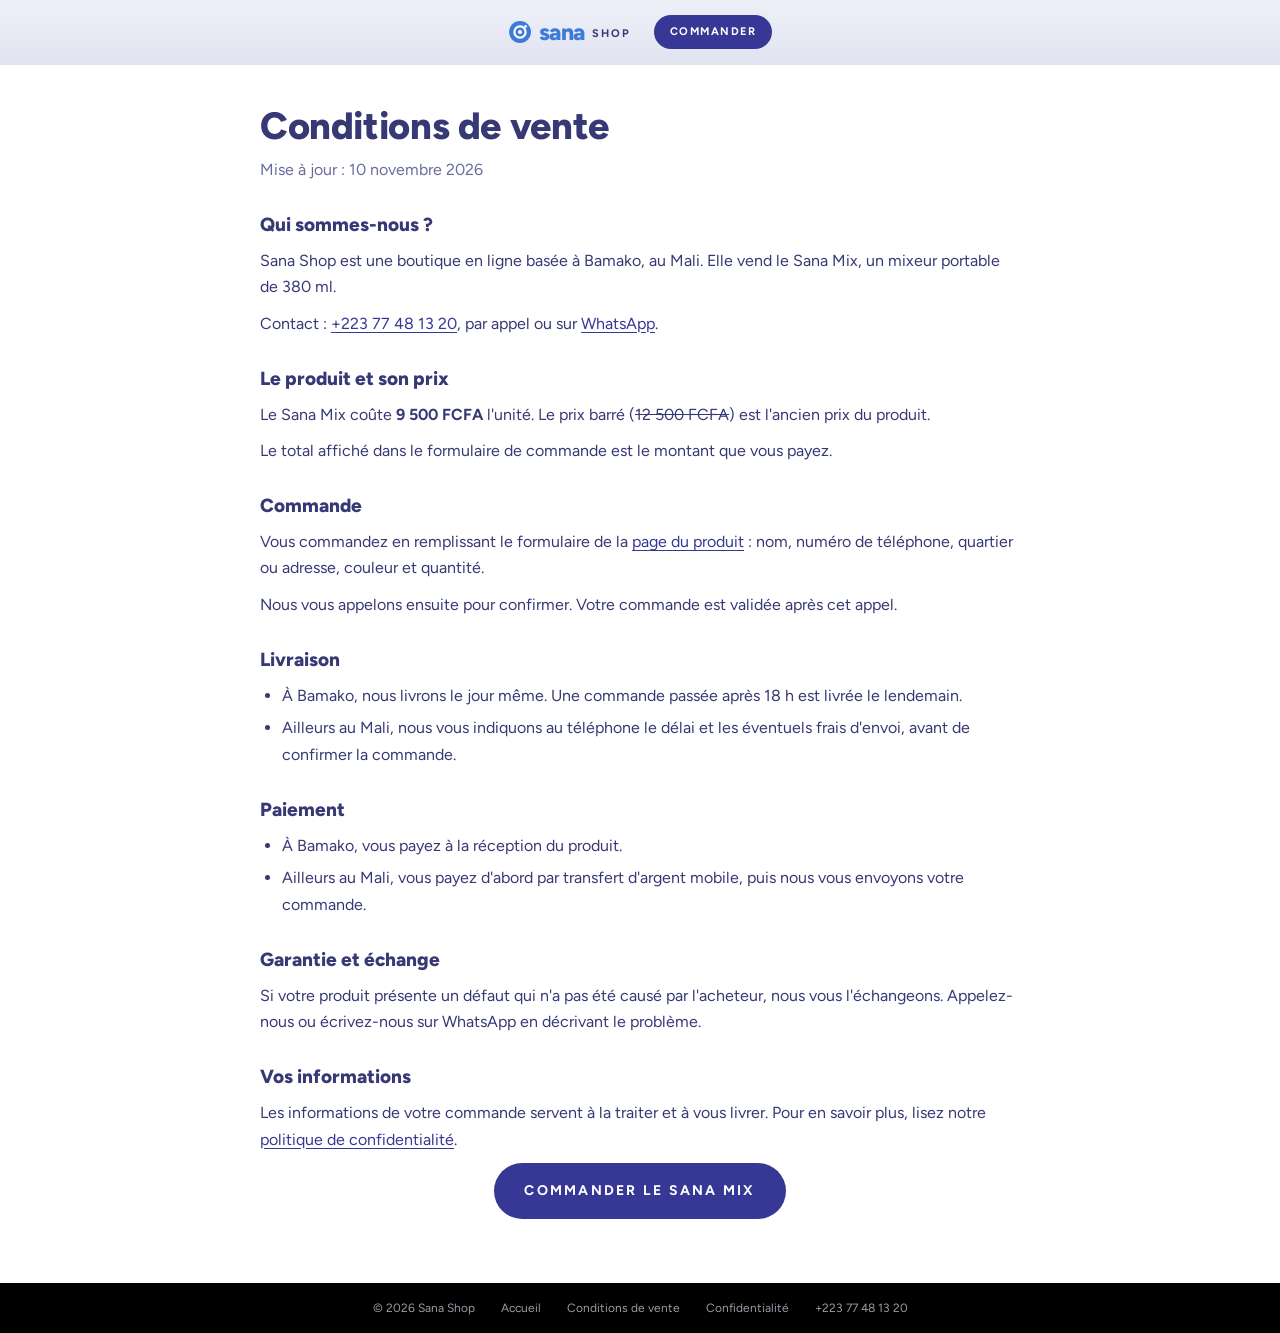
<file: conditions.html>
<!DOCTYPE html>
<html lang="fr">
<head>
  <meta charset="UTF-8">
  <meta name="viewport" content="width=device-width, initial-scale=1">
  <title>Conditions de vente | Sana Shop</title>
  <meta name="description" content="Conditions de vente de Sana Shop : prix, commande, livraison à Bamako, paiement et échange du Sana Mix.">
  <meta name="theme-color" content="#373795">
  <link rel="preconnect" href="https://fonts.googleapis.com">
  <link rel="preconnect" href="https://fonts.gstatic.com" crossorigin>
  <link href="https://fonts.googleapis.com/css2?family=Figtree:wght@400;600;700;800&display=swap" rel="stylesheet">
  <link rel="stylesheet" href="style.css">
</head>
<body>

<svg width="0" height="0" style="position:absolute" aria-hidden="true" focusable="false">
  <symbol id="i-logo" viewBox="0 0 24 24"><circle cx="12" cy="12" r="11" fill="currentColor"/><circle cx="12" cy="12" r="5.6" fill="none" style="stroke:var(--logo-inner,#fff)" stroke-width="2.2"/><circle cx="12" cy="12" r="2" style="fill:var(--logo-inner,#fff)"/><circle cx="17.6" cy="6.4" r="1.3" style="fill:var(--logo-inner,#fff)"/></symbol>
</svg>

<header class="site-header">
  <div class="container header-inner">
    <a class="logo" href="index.html" aria-label="Sana Shop, accueil">
      <svg class="logo-mark" aria-hidden="true"><use href="#i-logo"/></svg>sana<small>shop</small>
    </a>
    <a class="btn btn--sm" href="produit.html">Commander</a>
  </div>
</header>

<main class="legal">
  <div class="container legal__inner">
    <h1>Conditions de vente</h1>
    <p class="legal__date">Mise à jour&nbsp;: 10 novembre 2026</p>

    <h2>Qui sommes-nous&nbsp;?</h2>
    <p>Sana Shop est une boutique en ligne basée à Bamako, au Mali. Elle vend le Sana Mix, un mixeur portable de 380&nbsp;ml.</p>
    <p>Contact&nbsp;: <a data-tel href="tel:+22377481320">+223 77 48 13 20</a>, par appel ou sur <a href="#" data-lien="whatsapp" target="_blank" rel="noopener">WhatsApp</a>.</p>

    <h2>Le produit et son prix</h2>
    <p>Le Sana Mix coûte <b data-prix>9 500 FCFA</b> l'unité. Le prix barré (<s data-prix-avant>12 500 FCFA</s>) est l'ancien prix du produit.</p>
    <p>Le total affiché dans le formulaire de commande est le montant que vous payez.</p>

    <h2>Commande</h2>
    <p>Vous commandez en remplissant le formulaire de la <a href="produit.html#commande">page du produit</a>&nbsp;: nom, numéro de téléphone, quartier ou adresse, couleur et quantité.</p>
    <p>Nous vous appelons ensuite pour confirmer. Votre commande est validée après cet appel.</p>

    <h2>Livraison</h2>
    <ul>
      <li>À Bamako, nous livrons le jour même. Une commande passée après <span data-heure-limite>18&nbsp;h</span> est livrée le lendemain.</li>
      <li>Ailleurs au Mali, nous vous indiquons au téléphone le délai et les éventuels frais d'envoi, avant de confirmer la commande.</li>
    </ul>

    <h2>Paiement</h2>
    <ul>
      <li>À Bamako, vous payez à la réception du produit.</li>
      <li>Ailleurs au Mali, vous payez d'abord par transfert d'argent mobile, puis nous vous envoyons votre commande.</li>
    </ul>

    <h2>Garantie et échange</h2>
    <p>Si votre produit présente un défaut qui n'a pas été causé par l'acheteur, nous vous l'échangeons. Appelez-nous ou écrivez-nous sur WhatsApp en décrivant le problème.</p>

    <h2>Vos informations</h2>
    <p>Les informations de votre commande servent à la traiter et à vous livrer. Pour en savoir plus, lisez notre <a href="confidentialite.html">politique de confidentialité</a>.</p>

    <p class="legal__cta"><a class="btn btn--lg" href="produit.html">Commander le Sana Mix</a></p>
  </div>
</main>

<footer class="site-footer">
  <div class="footer-bottom">
    <div class="container">
      <span>© <span data-annee>2026</span> Sana Shop</span>
      <a href="index.html">Accueil</a>
      <a href="conditions.html">Conditions de vente</a>
      <a href="confidentialite.html">Confidentialité</a>
      <a data-tel href="tel:+22377481320">+223 77 48 13 20</a>
    </div>
  </div>
</footer>

<script src="script.js"></script>
</body>
</html>
</file>
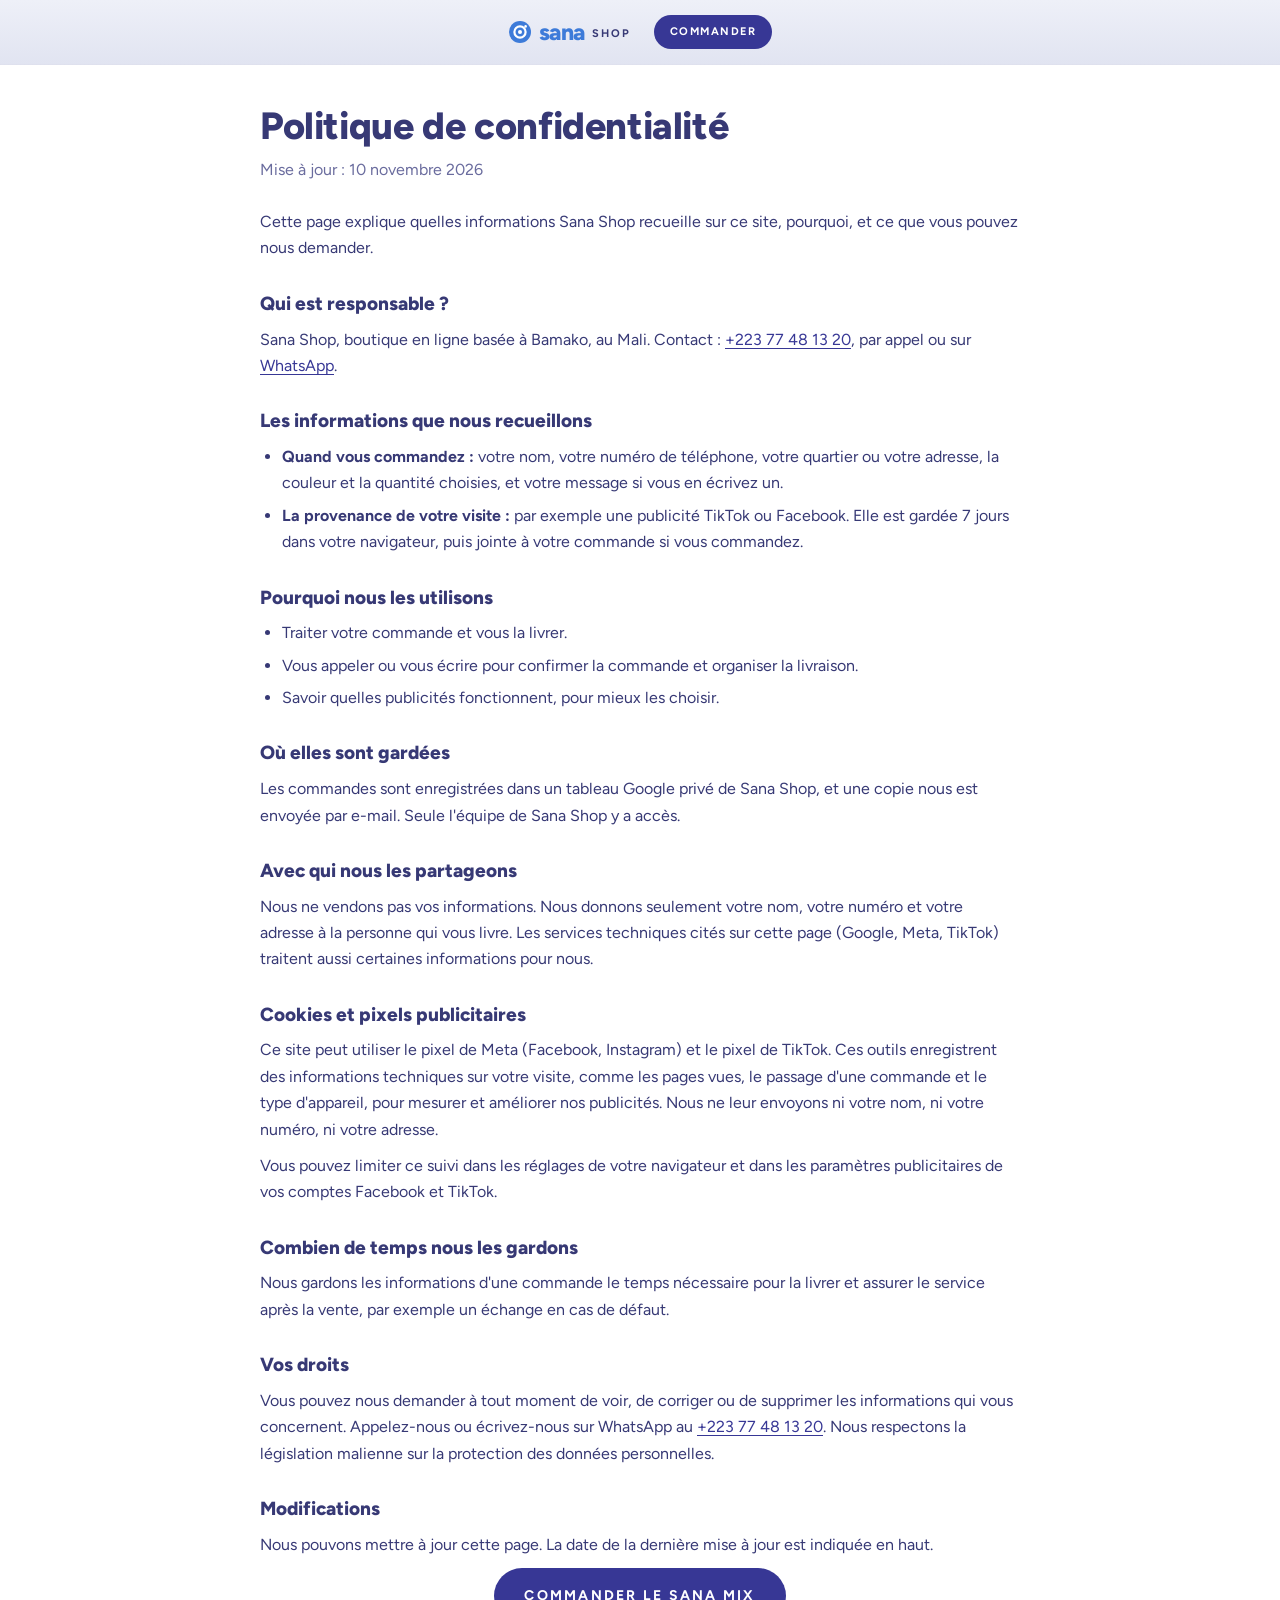
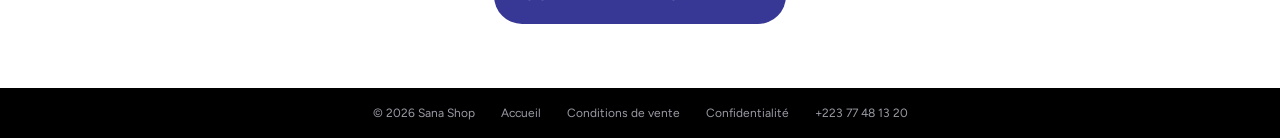
<file: confidentialite.html>
<!DOCTYPE html>
<html lang="fr">
<head>
  <meta charset="UTF-8">
  <meta name="viewport" content="width=device-width, initial-scale=1">
  <title>Politique de confidentialité | Sana Shop</title>
  <meta name="description" content="Quelles informations Sana Shop recueille quand vous commandez, pourquoi, et comment les faire corriger ou supprimer.">
  <meta name="theme-color" content="#373795">
  <link rel="preconnect" href="https://fonts.googleapis.com">
  <link rel="preconnect" href="https://fonts.gstatic.com" crossorigin>
  <link href="https://fonts.googleapis.com/css2?family=Figtree:wght@400;600;700;800&display=swap" rel="stylesheet">
  <link rel="stylesheet" href="style.css">
</head>
<body>

<svg width="0" height="0" style="position:absolute" aria-hidden="true" focusable="false">
  <symbol id="i-logo" viewBox="0 0 24 24"><circle cx="12" cy="12" r="11" fill="currentColor"/><circle cx="12" cy="12" r="5.6" fill="none" style="stroke:var(--logo-inner,#fff)" stroke-width="2.2"/><circle cx="12" cy="12" r="2" style="fill:var(--logo-inner,#fff)"/><circle cx="17.6" cy="6.4" r="1.3" style="fill:var(--logo-inner,#fff)"/></symbol>
</svg>

<header class="site-header">
  <div class="container header-inner">
    <a class="logo" href="index.html" aria-label="Sana Shop, accueil">
      <svg class="logo-mark" aria-hidden="true"><use href="#i-logo"/></svg>sana<small>shop</small>
    </a>
    <a class="btn btn--sm" href="produit.html">Commander</a>
  </div>
</header>

<main class="legal">
  <div class="container legal__inner">
    <h1>Politique de confidentialité</h1>
    <p class="legal__date">Mise à jour&nbsp;: 10 novembre 2026</p>
    <p class="legal__intro">Cette page explique quelles informations Sana Shop recueille sur ce site, pourquoi, et ce que vous pouvez nous demander.</p>

    <h2>Qui est responsable&nbsp;?</h2>
    <p>Sana Shop, boutique en ligne basée à Bamako, au Mali. Contact&nbsp;: <a data-tel href="tel:+22377481320">+223 77 48 13 20</a>, par appel ou sur <a href="#" data-lien="whatsapp" target="_blank" rel="noopener">WhatsApp</a>.</p>

    <h2>Les informations que nous recueillons</h2>
    <ul>
      <li><b>Quand vous commandez&nbsp;:</b> votre nom, votre numéro de téléphone, votre quartier ou votre adresse, la couleur et la quantité choisies, et votre message si vous en écrivez un.</li>
      <li><b>La provenance de votre visite&nbsp;:</b> par exemple une publicité TikTok ou Facebook. Elle est gardée 7 jours dans votre navigateur, puis jointe à votre commande si vous commandez.</li>
    </ul>

    <h2>Pourquoi nous les utilisons</h2>
    <ul>
      <li>Traiter votre commande et vous la livrer.</li>
      <li>Vous appeler ou vous écrire pour confirmer la commande et organiser la livraison.</li>
      <li>Savoir quelles publicités fonctionnent, pour mieux les choisir.</li>
    </ul>

    <h2>Où elles sont gardées</h2>
    <p>Les commandes sont enregistrées dans un tableau Google privé de Sana Shop, et une copie nous est envoyée par e-mail. Seule l'équipe de Sana Shop y a accès.</p>

    <h2>Avec qui nous les partageons</h2>
    <p>Nous ne vendons pas vos informations. Nous donnons seulement votre nom, votre numéro et votre adresse à la personne qui vous livre. Les services techniques cités sur cette page (Google, Meta, TikTok) traitent aussi certaines informations pour nous.</p>

    <h2>Cookies et pixels publicitaires</h2>
    <p>Ce site peut utiliser le pixel de Meta (Facebook, Instagram) et le pixel de TikTok. Ces outils enregistrent des informations techniques sur votre visite, comme les pages vues, le passage d'une commande et le type d'appareil, pour mesurer et améliorer nos publicités. Nous ne leur envoyons ni votre nom, ni votre numéro, ni votre adresse.</p>
    <p>Vous pouvez limiter ce suivi dans les réglages de votre navigateur et dans les paramètres publicitaires de vos comptes Facebook et TikTok.</p>

    <h2>Combien de temps nous les gardons</h2>
    <p>Nous gardons les informations d'une commande le temps nécessaire pour la livrer et assurer le service après la vente, par exemple un échange en cas de défaut.</p>

    <h2>Vos droits</h2>
    <p>Vous pouvez nous demander à tout moment de voir, de corriger ou de supprimer les informations qui vous concernent. Appelez-nous ou écrivez-nous sur WhatsApp au <a data-tel href="tel:+22377481320">+223 77 48 13 20</a>. Nous respectons la législation malienne sur la protection des données personnelles.</p>

    <h2>Modifications</h2>
    <p>Nous pouvons mettre à jour cette page. La date de la dernière mise à jour est indiquée en haut.</p>

    <p class="legal__cta"><a class="btn btn--lg" href="produit.html">Commander le Sana Mix</a></p>
  </div>
</main>

<footer class="site-footer">
  <div class="footer-bottom">
    <div class="container">
      <span>© <span data-annee>2026</span> Sana Shop</span>
      <a href="index.html">Accueil</a>
      <a href="conditions.html">Conditions de vente</a>
      <a href="confidentialite.html">Confidentialité</a>
      <a data-tel href="tel:+22377481320">+223 77 48 13 20</a>
    </div>
  </div>
</footer>

<script src="script.js"></script>
</body>
</html>
</file>
<file: style.css>
/* =====================================================================
   SANA SHOP — Feuille de style
   ---------------------------------------------------------------------
   Pour changer les COULEURS ou la POLICE du site : modifiez seulement
   les variables dans « :root » juste en dessous.
   Le site est pensé d'abord pour le téléphone, puis adapté au PC
   (voir les blocs « @media (min-width: ...) »).
   ===================================================================== */

:root {
  /* Couleurs principales */
  --indigo: #373795;        /* couleur de la marque (boutons, bandes) */
  --indigo-dark: #2c2c77;
  --ink: #373975;           /* couleur des textes */
  --ink-soft: #6a6c9e;
  --periwinkle: #8291ed;    /* bleu-violet clair */
  --lavender: #f6f5fd;      /* fonds très clairs */
  --lavender-2: #e2e3f6;    /* bordures */
  --sky: #1e90bb;
  --brand-blue: #3d7bd9;    /* couleur du logo */
  --lime: #8dcd03;          /* badges promo */
  --sand: #fcf0d6;          /* bande promo (sable) */
  --sea: #22c3d0;           /* bande promo (mer) */
  --sea-dark: #139cab;
  --white: #fff;
  --danger: #d64545;

  /* Dégradés */
  --grad-hero: linear-gradient(180deg, #373795 0%, #2f5fae 58%, #1e90bb 100%);
  --grad-band: linear-gradient(90deg, #373795 0%, #5a5fc8 50%, #8291ed 100%);
  --grad-wheel: linear-gradient(180deg, #1e95bf 0%, #2d5aa8 60%, #373795 100%);
  --grad-footer: linear-gradient(180deg, #34343a 0%, #0b0b0d 100%);

  /* Formes */
  --radius: 16px;
  --radius-sm: 10px;
  --shadow: 0 12px 30px rgba(44, 44, 119, .18);

  /* Police */
  --font: 'Figtree', system-ui, -apple-system, 'Segoe UI', Roboto, Arial, sans-serif;

  --header-h: 56px;
}

/* ---------- Base ---------- */
*, *::before, *::after { box-sizing: border-box; }
html { -webkit-text-size-adjust: 100%; scroll-behavior: smooth; }
body {
  margin: 0;
  font-family: var(--font);
  font-size: 16px;
  line-height: 1.5;
  color: var(--ink);
  background: var(--white);
  -webkit-font-smoothing: antialiased;
  overflow-x: hidden;
}
img, video { display: block; max-width: 100%; }
a { color: inherit; text-decoration: none; }
button { font: inherit; color: inherit; background: none; border: 0; cursor: pointer; padding: 0; }
h1, h2, h3, h4, h5, p, ul, ol, figure, blockquote { margin: 0; }
ul, ol { padding: 0; list-style: none; }
[hidden] { display: none !important; }
:focus-visible { outline: 3px solid var(--periwinkle); outline-offset: 2px; }
[id] { scroll-margin-top: calc(var(--header-h) + 16px); }

.container { width: min(1200px, calc(100% - 32px)); margin-inline: auto; }
.sr-only {
  position: absolute; width: 1px; height: 1px; padding: 0; margin: -1px;
  overflow: hidden; clip: rect(0, 0, 0, 0); white-space: nowrap; border: 0;
}

.icon {
  width: 24px; height: 24px; flex: none;
  fill: none; stroke: currentColor; stroke-width: 1.8;
  stroke-linecap: round; stroke-linejoin: round;
}

.eyebrow {
  font-size: 12px; font-weight: 700;
  letter-spacing: .22em; text-transform: uppercase;
}

.section { padding: 56px 0; }
.section-title {
  text-align: center;
  font-size: clamp(22px, 3.4vw, 32px);
  font-weight: 600; line-height: 1.2;
  letter-spacing: .12em; text-transform: uppercase;
  margin-bottom: 32px;
  text-wrap: balance;
}
.section-title .heart { color: #e5487b; }

/* Repère « à compléter » : visible seulement sur votre PC (mode test) */
.dev .todo { background: #fff3a8; color: #6b5200; border-radius: 4px; padding: 0 4px; }

/* ---------- Boutons ---------- */
.btn {
  display: inline-flex; align-items: center; justify-content: center; gap: 8px;
  min-height: 46px; padding: 12px 30px;
  border-radius: 999px;
  background: var(--indigo); color: #fff;
  font-size: 13px; font-weight: 700; line-height: 1.2;
  letter-spacing: .16em; text-transform: uppercase; text-align: center;
  transition: transform .2s ease, box-shadow .2s ease, background-color .2s ease, color .2s ease;
}
.btn:hover { transform: translateY(-2px); box-shadow: var(--shadow); background: var(--indigo-dark); }
.btn:active { transform: translateY(0) scale(.98); }
.btn--light { background: #fff; color: var(--indigo); }
.btn--light:hover { background: #fff; color: var(--indigo-dark); }
.btn--outline { background: transparent; color: var(--ink); border: 2px solid var(--ink); }
.btn--outline:hover { background: var(--ink); color: #fff; }
.btn--outline-light { background: transparent; color: #fff; border: 2px solid #fff; }
.btn--outline-light:hover { background: #fff; color: var(--indigo); }
.btn--sm { min-height: 34px; padding: 8px 16px; font-size: 11px; letter-spacing: .14em; }
.btn--lg { min-height: 56px; font-size: 14px; }
.btn--block { width: 100%; }
.btn[disabled] { opacity: .6; pointer-events: none; }

/* ---------- Défilement horizontal (bandeaux qui bougent) ---------- */
.marquee { display: flex; overflow: hidden; white-space: nowrap; }
.marquee__track {
  display: flex; flex: none; width: max-content;
  animation: marquee var(--marquee-speed, 30s) linear infinite;
}
.marquee:hover .marquee__track { animation-play-state: paused; }
@keyframes marquee { to { transform: translateX(-50%); } }

/* ---------- 1. Petite barre tout en haut ---------- */
.topbar {
  background: var(--indigo-dark); color: #fff;
  font-size: 12px; font-weight: 600;
  letter-spacing: .16em; text-transform: uppercase;
  padding: 9px 0;
}
.topbar__item { display: inline-flex; align-items: center; gap: 8px; padding: 0 22px; }
.topbar__item .icon { width: 16px; height: 16px; color: var(--periwinkle); }

/* ---------- 2. En-tête (logo + menu) ---------- */
.site-header {
  position: sticky; top: 0; z-index: 60;
  background: linear-gradient(180deg, #eef0f8 0%, #e1e4f1 100%);
  border-bottom: 1px solid rgba(55, 57, 117, .08);
}
.header-inner {
  height: var(--header-h);
  display: flex; align-items: center; justify-content: space-between; gap: 12px;
}
.logo {
  display: inline-flex; align-items: center; gap: 7px;
  color: var(--brand-blue);
  font-size: 23px; font-weight: 800; letter-spacing: -.02em; line-height: 1;
}
.logo small {
  color: var(--ink); font-size: 11px; font-weight: 700;
  letter-spacing: .2em; text-transform: uppercase;
  padding-top: 3px;
}
.logo-mark { width: 24px; height: 24px; flex: none; color: var(--brand-blue); }
.header-divider { display: none; width: 1px; height: 28px; background: rgba(55, 57, 117, .25); }
.main-nav { display: none; }
.header-icons { display: flex; align-items: center; gap: 2px; }
.icon-btn {
  position: relative;
  width: 42px; height: 42px; border-radius: 50%;
  display: grid; place-items: center; color: var(--ink);
  transition: background-color .2s;
}
.icon-btn:hover { background: rgba(55, 57, 117, .08); }
.cart-dot {
  position: absolute; top: 6px; right: 6px;
  width: 9px; height: 9px; border-radius: 50%;
  background: var(--lime); border: 2px solid #e6e9f4;
}

.main-nav > ul { display: flex; align-items: center; }
.nav-link {
  position: relative;
  display: flex; align-items: center; gap: 4px;
  height: var(--header-h); padding: 0 13px;
  font-size: 12px; font-weight: 600; letter-spacing: .14em; text-transform: uppercase;
  color: var(--ink);
}
.nav-link .icon { width: 14px; height: 14px; transition: transform .25s; }
.nav-link::after {
  content: ""; position: absolute; left: 13px; right: 13px; bottom: 16px; height: 2px;
  background: var(--indigo); transform: scaleX(0); transform-origin: left; transition: transform .25s;
}
.nav-item:hover .nav-link::after, .nav-link:focus-visible::after { transform: scaleX(1); }
.nav-item:hover .nav-link .icon { transform: rotate(180deg); }

/* Grand menu déroulant (PC) */
.mega {
  position: absolute; left: 0; right: 0; top: 100%;
  background: #fff;
  box-shadow: 0 24px 40px rgba(44, 44, 119, .12);
  padding: 28px 0 34px;
  opacity: 0; visibility: hidden; transform: translateY(-6px);
  transition: opacity .25s, transform .25s, visibility 0s .25s;
}
.nav-item:hover .mega, .nav-item:focus-within .mega {
  opacity: 1; visibility: visible; transform: none;
  transition: opacity .25s, transform .25s, visibility 0s;
}
.mega__grid { display: grid; grid-template-columns: repeat(4, 1fr); gap: 20px; }
.mega__card {
  display: block; text-align: center;
  font-size: 13px; font-weight: 700; letter-spacing: .12em; text-transform: uppercase;
}
.mega__card img {
  width: 100%; aspect-ratio: 4 / 3; object-fit: cover;
  border-radius: var(--radius-sm); background: var(--lavender);
  margin-bottom: 10px; transition: transform .35s;
}
.mega__card:hover img { transform: scale(1.03); }
.mega__all { display: block; text-align: center; margin-top: 18px; font-size: 12px; font-weight: 700; letter-spacing: .16em; text-transform: uppercase; text-decoration: underline; text-underline-offset: 4px; }

@media (min-width: 960px) {
  :root { --header-h: 64px; }
  .header-inner { justify-content: center; gap: 22px; }
  .menu-toggle { display: none; }
  .header-divider { display: block; }
  .main-nav { display: block; }
}

/* Menu du téléphone (tiroir qui glisse) */
.drawer { position: fixed; inset: 0; z-index: 100; visibility: hidden; transition: visibility 0s .3s; }
.drawer.is-open { visibility: visible; transition: visibility 0s; }
.drawer__backdrop { position: absolute; inset: 0; background: rgba(13, 13, 30, .5); opacity: 0; transition: opacity .3s; }
.drawer__panel {
  position: absolute; top: 0; bottom: 0; left: 0;
  width: min(86vw, 360px);
  background: #fff; padding: 12px 20px 24px;
  display: flex; flex-direction: column;
  overflow-y: auto;
  transform: translateX(-100%); transition: transform .3s ease;
}
.drawer.is-open .drawer__backdrop { opacity: 1; }
.drawer.is-open .drawer__panel { transform: none; }
.drawer__head { display: flex; align-items: center; justify-content: space-between; margin-bottom: 8px; }
.drawer__tiles { display: grid; grid-template-columns: 1fr 1fr; gap: 12px; margin: 12px 0 8px; }
.drawer__tiles a { font-size: 11px; font-weight: 700; letter-spacing: .1em; text-transform: uppercase; text-align: center; }
.drawer__tiles img { width: 100%; aspect-ratio: 1; object-fit: cover; border-radius: var(--radius-sm); background: var(--lavender); margin-bottom: 6px; }
.drawer__links a {
  display: flex; justify-content: space-between; align-items: center;
  padding: 15px 0; border-bottom: 1px solid var(--lavender-2);
  font-size: 14px; font-weight: 700; letter-spacing: .14em; text-transform: uppercase;
}
.drawer__links .icon { width: 18px; height: 18px; }
.drawer .btn { margin-top: 22px; }

/* ---------- 3. Grande vidéo d'accueil ---------- */
.hero {
  position: relative; isolation: isolate; overflow: hidden;
  min-height: min(78vh, 640px);
  display: grid; place-items: center; text-align: center;
  color: #fff;
  background: radial-gradient(120% 90% at 50% 0%, #4a4cb6 0%, var(--indigo) 55%, var(--indigo-dark) 100%);
}
.hero__video { position: absolute; inset: 0; width: 100%; height: 100%; object-fit: cover; z-index: -2; }
.hero::after { content: ""; position: absolute; inset: 0; background: rgba(28, 28, 90, .28); z-index: -1; }
.hero__content { padding: 80px 16px; }
.hero h1 {
  font-size: clamp(34px, 7vw, 66px);
  font-weight: 500; line-height: 1.15; letter-spacing: .08em;
  margin-bottom: 30px; text-wrap: balance;
  text-shadow: 0 2px 18px rgba(20, 20, 60, .45);
}
.hero h1 span { display: block; }

/* Indication « vidéo manquante » (affichée seulement sur votre PC) */
.media-hint {
  display: none;
  position: absolute; left: 12px; bottom: 12px; z-index: 3;
  align-items: center; gap: 6px;
  padding: 6px 10px; border-radius: 8px;
  background: rgba(0, 0, 0, .6); color: #fff;
  font: 600 11px/1.3 var(--font); letter-spacing: .03em; text-transform: none;
}
.dev .media-missing .media-hint { display: inline-flex; }

/* ---------- 4. Bande promo (plage) ---------- */
.sale-band {
  position: relative; overflow: hidden;
  background: var(--sand); color: #1f1d4a;
  text-align: center;
  padding: 26px 16px 48px;
}
.sale-band__wave { position: absolute; left: 0; bottom: 0; width: 100%; height: 48px; }
.sale-band__deco { position: absolute; width: 56px; height: 56px; display: none; }
.sale-band__deco--sun { left: 9%; top: 18px; }
.sale-band__deco--star { right: 10%; bottom: 30px; width: 40px; height: 40px; }
.sale-band__title { position: relative; font-size: clamp(22px, 4.2vw, 34px); font-weight: 800; letter-spacing: .22em; }
.sale-band__pill {
  position: relative; display: inline-block;
  margin: 8px 0 8px; padding: 4px 20px; border-radius: 999px;
  background: #f6d9a3;
  font-size: clamp(17px, 3.4vw, 28px); font-weight: 800; font-style: italic; letter-spacing: .12em;
  text-transform: uppercase;
}
.sale-band__sub { position: relative; z-index: 1; font-size: 12px; font-weight: 800; letter-spacing: .16em; text-transform: uppercase; }
.sale-band__sub span { opacity: .45; padding: 0 6px; }
.sale-band--slim { padding: 10px 16px 30px; }
.sale-band--slim .sale-band__wave { height: 30px; }
@media (min-width: 700px) { .sale-band__deco { display: block; } }

/* ---------- 5. Bande de confiance qui défile ---------- */
.trust { background: var(--indigo); color: #fff; padding: 14px 0 16px; text-align: center; }
.trust .eyebrow { color: #c9cdfa; font-size: 11px; margin-bottom: 10px; }
.trust__item {
  display: inline-flex; align-items: center; gap: 10px;
  padding: 0 30px;
  font-size: 18px; font-weight: 600; color: #e3e6ff;
}
.trust__item .icon { width: 24px; height: 24px; color: var(--periwinkle); }

/* ---------- 6. Présentation du produit (fond dégradé) ---------- */
.showcase { background: var(--grad-hero); color: #fff; padding: 56px 0 64px; overflow: hidden; }
.showcase__grid { display: grid; gap: 40px; align-items: center; }
.showcase__text h2 {
  font-size: clamp(36px, 5vw, 50px); font-weight: 800; line-height: 1.02;
  letter-spacing: .04em; text-transform: uppercase;
}
.showcase__text h3 {
  font-size: 13px; font-weight: 700; letter-spacing: .2em; text-transform: uppercase;
  color: #dfe3ff; margin: 10px 0 18px;
}
.showcase__text p { font-size: 17px; line-height: 1.6; color: #eef0ff; max-width: 440px; margin-bottom: 26px; }
.showcase__text b { color: #fff; }
.showcase__media { text-align: center; }
.showcase__img {
  width: min(380px, 82%); height: auto; aspect-ratio: 1; object-fit: contain;
  margin: 0 auto 20px;
  filter: drop-shadow(0 30px 40px rgba(0, 0, 0, .28));
  transition: opacity .2s, transform .4s;
}
.showcase__img.is-swapping { opacity: 0; transform: scale(.96); }

.swatches { display: flex; justify-content: center; flex-wrap: wrap; gap: 12px; }
.swatch {
  width: 46px; height: 46px; border-radius: 50%; padding: 3px;
  border: 2px solid transparent;
  transition: transform .2s, border-color .2s;
}
.swatch span { display: block; width: 100%; height: 100%; border-radius: 50%; background: var(--c); box-shadow: inset 0 0 0 1px rgba(0, 0, 0, .15); }
.swatch:hover { transform: scale(1.08); }
.swatch[aria-pressed="true"] { border-color: currentColor; }
.swatch-label { margin-top: 10px; font-size: 13px; font-weight: 700; letter-spacing: .14em; text-transform: uppercase; }

.glass-grid { display: grid; grid-template-columns: 1fr 1fr; gap: 14px; }
.glass {
  background: rgba(255, 255, 255, .14);
  border: 1px solid rgba(255, 255, 255, .18);
  border-radius: var(--radius);
  padding: 24px 14px; text-align: center;
  -webkit-backdrop-filter: blur(6px); backdrop-filter: blur(6px);
  transition: transform .25s, background-color .25s;
}
.glass:hover { transform: translateY(-4px); background: rgba(255, 255, 255, .2); }
.glass .icon { width: 36px; height: 36px; margin: 0 auto 10px; stroke-width: 1.6; }
.glass h4 { font-size: 18px; font-weight: 700; line-height: 1.2; margin-bottom: 4px; }
.glass p { font-size: 13px; line-height: 1.4; color: #e3e6ff; }

@media (min-width: 960px) {
  .showcase { padding: 80px 0; }
  .showcase__grid { grid-template-columns: 1fr 1.1fr 1fr; gap: 32px; }
}

/* ---------- 7. Mosaïque de cartes ---------- */
.bento {
  display: flex; gap: 14px;
  overflow-x: auto; scroll-snap-type: x mandatory;
  margin: 0 -16px; padding: 4px 16px 14px;
  scrollbar-width: none;
}
.bento::-webkit-scrollbar { display: none; }
.tile {
  position: relative; isolation: isolate; overflow: hidden;
  flex: 0 0 80%; height: 400px;
  border-radius: var(--radius);
  background: var(--lavender-2);
  scroll-snap-align: center;
}
.tile img { position: absolute; inset: 0; width: 100%; height: 100%; object-fit: cover; z-index: -2; transition: transform .6s ease; }
.tile::after { content: ""; position: absolute; inset: 0; z-index: -1; background: linear-gradient(180deg, transparent 50%, rgba(12, 12, 40, .6) 100%); }
.tile:hover img { transform: scale(1.05); }
.tile__bar {
  position: absolute; left: 16px; right: 16px; bottom: 16px;
  display: flex; align-items: center; justify-content: space-between; gap: 10px;
}
.tile__bar h4 { color: #fff; font-size: 20px; font-weight: 700; line-height: 1.2; text-shadow: 0 1px 8px rgba(0, 0, 0, .25); }
.tile__badge {
  position: absolute; top: 14px; left: 14px;
  padding: 4px 10px; border-radius: 999px;
  background: var(--lime); color: #1d2a00;
  font-size: 11px; font-weight: 800; letter-spacing: .12em; text-transform: uppercase;
}
.tile--quote {
  background: var(--periwinkle); color: #fff;
  display: flex; flex-direction: column; justify-content: space-between;
  padding: 28px;
}
.tile--quote::after { display: none; }
.tile--quote p { font-size: 25px; font-weight: 700; line-height: 1.25; }
.tile--quote span { font-size: 12px; font-weight: 700; letter-spacing: .18em; text-transform: uppercase; opacity: .85; }

@media (min-width: 900px) {
  .bento {
    display: grid; overflow: visible; margin: 0; padding: 0; gap: 14px;
    grid-template-columns: 1fr 1.35fr .7fr 1fr;
    grid-auto-rows: 250px;
    grid-template-areas:
      "a b b q"
      "a c d d"
      "e c f f";
  }
  .tile { height: auto; }
  .tile--a { grid-area: a; } .tile--b { grid-area: b; } .tile--q { grid-area: q; }
  .tile--c { grid-area: c; } .tile--d { grid-area: d; } .tile--e { grid-area: e; }
  .tile--f { grid-area: f; }
}

/* ---------- 8. Bande « commerçants » ---------- */
.pro { background: var(--grad-band); color: #fff; overflow: hidden; }
.pro__grid { display: grid; align-items: center; gap: 8px; padding-top: 48px; }
.pro h2 { font-size: clamp(28px, 4vw, 42px); font-weight: 700; line-height: 1.1; letter-spacing: .12em; text-transform: uppercase; }
.pro p { font-size: 18px; color: #eef0ff; margin: 12px 0 20px; max-width: 440px; }
.pro__img {
  width: min(280px, 66%); height: auto; aspect-ratio: 1; object-fit: contain;
  margin: 0 auto; transform: rotate(-12deg) translateY(14%);
  filter: drop-shadow(0 30px 40px rgba(0, 0, 0, .3));
}
@media (min-width: 900px) {
  .pro__grid { grid-template-columns: 1fr 1fr; min-height: 330px; padding: 0; }
  .pro__img { width: min(360px, 78%); transform: rotate(-12deg) translateY(10%); }
}

/* ---------- 9. Roue de mots (« Tous vos fruits ») ---------- */
.story-title { padding-top: 56px; }
.wheel-wrap { display: grid; }
.wheel { background: var(--grad-wheel); color: #fff; text-align: center; padding: 44px 20px 52px; }
.wheel .eyebrow { font-size: 13px; }
.wheel__window {
  height: calc(5 * 1.25em); overflow: hidden;
  font-size: clamp(30px, 5vw, 46px); line-height: 1.25;
  margin: 26px auto 30px;
  -webkit-mask-image: linear-gradient(180deg, transparent 0%, #000 32%, #000 68%, transparent 100%);
  mask-image: linear-gradient(180deg, transparent 0%, #000 32%, #000 68%, transparent 100%);
}
.wheel__list { animation: wheel 22s linear infinite; }
.wheel__list li { font-weight: 600; letter-spacing: .08em; text-transform: uppercase; }
@keyframes wheel { to { transform: translateY(-50%); } }
.wheel h3 { font-size: 24px; font-weight: 700; margin-bottom: 18px; }
.wheel-img { position: relative; min-height: 320px; background: var(--lavender-2); }
.wheel-img img { position: absolute; inset: 0; width: 100%; height: 100%; object-fit: cover; }
@media (min-width: 900px) { .wheel-wrap { grid-template-columns: 1fr 1fr; } }

/* ---------- 10. Réseaux sociaux ---------- */
.social { text-align: center; }
.social h2 { font-size: clamp(38px, 6vw, 58px); font-weight: 500; letter-spacing: -.01em; line-height: 1.1; }
.social .eyebrow { color: var(--ink-soft); margin: 8px 0 16px; font-size: 11px; }
.social p { color: var(--ink-soft); }
.social__tag { font-weight: 700; color: var(--ink) !important; margin: 4px 0 24px; }
.social__liens { display: flex; flex-wrap: wrap; justify-content: center; gap: 12px; }
.social .btn { min-width: 230px; }
.social .btn .icon { width: 18px; height: 18px; }

/* ---------- 11. Avis clients ---------- */
.reviews { background: var(--lavender); text-align: center; }
.reviews .eyebrow { margin-bottom: 40px; }
.slider-q { display: flex; align-items: center; gap: 12px; max-width: 920px; margin: 0 auto; }
.round-btn {
  width: 42px; height: 42px; flex: none; border-radius: 50%;
  display: grid; place-items: center;
  border: 1.5px solid var(--ink); color: var(--ink);
  transition: background-color .2s, color .2s;
}
.round-btn:hover { background: var(--ink); color: #fff; }
.round-btn .icon { width: 18px; height: 18px; }
.quotes { flex: 1; display: grid; min-height: 210px; }
.quote {
  grid-area: 1 / 1;
  display: flex; flex-direction: column; justify-content: center; align-items: center; gap: 16px;
  opacity: 0; transform: translateY(12px); pointer-events: none;
  transition: opacity .5s, transform .5s;
}
.quote.is-active { opacity: 1; transform: none; pointer-events: auto; }
.quote p { font-size: clamp(19px, 3vw, 30px); font-weight: 500; line-height: 1.3; letter-spacing: .04em; text-transform: uppercase; text-wrap: balance; }
.quote cite { font-style: normal; font-size: 12px; font-weight: 700; letter-spacing: .18em; text-transform: uppercase; color: var(--ink-soft); }
.tag-example {
  display: inline-block; padding: 3px 10px; border-radius: 999px;
  background: var(--lime); color: #1d2a00;
  font-size: 10px; font-weight: 800; letter-spacing: .14em; text-transform: uppercase;
}
.dots { display: flex; justify-content: center; gap: 8px; margin-top: 26px; }
.dot { width: 9px; height: 9px; border-radius: 50%; background: var(--lavender-2); transition: background-color .2s, transform .2s; }
.dot.is-active { background: var(--ink); transform: scale(1.15); }

/* ---------- 12. Pied de page ---------- */
.site-footer { background: var(--grad-footer); color: #fff; }
.footer-top { text-align: center; padding: 52px 0 30px; border-bottom: 1px solid rgba(255, 255, 255, .12); }
.footer-mark { width: 50px; height: 50px; margin: 0 auto 16px; color: #fff; --logo-inner: #1b1b20; }
.footer-top .eyebrow { margin-bottom: 20px; font-size: 12px; }
.footer-top .eyebrow .icon { width: 13px; height: 13px; vertical-align: -1px; color: #fff; }
.socials { display: flex; justify-content: center; gap: 14px; }
.socials a { width: 42px; height: 42px; border-radius: 50%; display: grid; place-items: center; transition: background-color .2s; }
.socials a:hover { background: rgba(255, 255, 255, .12); }
.footer-cols { display: grid; grid-template-columns: 1fr 1fr; gap: 28px 16px; padding: 38px 0; }
.footer-cols h5 { font-size: 11px; font-weight: 800; letter-spacing: .2em; text-transform: uppercase; color: #9fa3e0; margin-bottom: 12px; }
.footer-cols a { display: block; padding: 7px 0; font-size: 12px; font-weight: 600; letter-spacing: .14em; text-transform: uppercase; color: #e8e8ef; }
.footer-cols a:hover { color: #fff; text-decoration: underline; text-underline-offset: 4px; }
.footer-bottom { background: #000; color: #9a9aa5; font-size: 12px; padding: 16px 0; }
.footer-bottom .container { display: flex; flex-wrap: wrap; justify-content: center; gap: 8px 26px; }
.footer-bottom a:hover { color: #fff; }
@media (min-width: 900px) { .footer-cols { grid-template-columns: repeat(4, 1fr); padding: 44px 0; } }

/* ---------- Pages d'information (conditions de vente, confidentialité) ---------- */
.legal { padding: 40px 0 64px; }
.legal__inner { max-width: 760px; margin-inline: auto; }
.legal h1 { font-size: clamp(28px, 5vw, 38px); font-weight: 800; line-height: 1.15; letter-spacing: -.01em; margin-bottom: 8px; }
.legal__date { color: var(--ink-soft); font-size: 14px; margin-bottom: 26px; }
.legal__intro { font-size: 17px; }
.legal h2 { font-size: 19px; font-weight: 800; line-height: 1.3; margin: 30px 0 10px; }
.legal p, .legal li { font-size: 16px; line-height: 1.65; }
.legal p + p { margin-top: 10px; }
.legal ul { list-style: disc; padding-left: 22px; margin: 10px 0; }
.legal li + li { margin-top: 6px; }
.legal a:not(.btn) { color: var(--indigo); text-decoration: underline; text-underline-offset: 3px; }
.legal__cta { margin-top: 38px; text-align: center; }

/* ---------- Bouton « Commander » flottant (téléphone) ---------- */
.float-cta {
  position: fixed; left: 16px; right: 16px; bottom: 14px; z-index: 70;
  box-shadow: 0 14px 30px rgba(44, 44, 119, .4);
  transform: translateY(160%); transition: transform .35s ease;
}
.float-cta.is-visible { transform: none; }
.float-cta:hover { transform: none; }
@media (min-width: 900px) { .float-cta { display: none; } }

/* ---------- Apparition douce au défilement ---------- */
.js .reveal { opacity: 0; transform: translateY(26px); transition: opacity .8s ease, transform .8s ease; }
.js .reveal.is-visible { opacity: 1; transform: none; }

/* =====================================================================
   PAGE PRODUIT (produit.html)
   ===================================================================== */

/* Barre d'achat qui apparaît en haut (PC) */
.sticky-buy {
  position: fixed; left: 0; right: 0; top: var(--header-h); z-index: 55;
  background: #fff; box-shadow: 0 10px 24px rgba(44, 44, 119, .1);
  transform: translateY(-130%); transition: transform .3s ease;
  display: none;
}
.sticky-buy.is-visible { transform: none; }
.sticky-buy__inner { display: flex; align-items: center; gap: 16px; height: 76px; }
.sticky-buy__inner img { width: 52px; height: 52px; object-fit: contain; border-radius: 8px; background: var(--lavender); }
.sticky-buy__title { flex: 1; min-width: 0; }
.sticky-buy__title strong { display: block; font-size: 14px; letter-spacing: .14em; text-transform: uppercase; }
.sticky-buy__title span { font-size: 13px; font-weight: 700; letter-spacing: .08em; }
.sticky-buy__title s { color: #a3a5c9; font-weight: 500; margin-left: 6px; }
.pill-select {
  appearance: none; -webkit-appearance: none;
  font: inherit; font-size: 12px; font-weight: 700; letter-spacing: .14em; text-transform: uppercase;
  color: var(--ink); background: #fff;
  border: 2px solid var(--ink); border-radius: 999px;
  padding: 10px 40px 10px 18px; min-width: 190px;
  background-image: url("data:image/svg+xml,%3Csvg xmlns='http://www.w3.org/2000/svg' viewBox='0 0 24 24' fill='none' stroke='%23373975' stroke-width='2.4' stroke-linecap='round' stroke-linejoin='round'%3E%3Cpath d='M6 9l6 6 6-6'/%3E%3C/svg%3E");
  background-repeat: no-repeat; background-position: right 14px center; background-size: 16px;
  cursor: pointer;
}
@media (min-width: 900px) { .sticky-buy { display: block; } }

/* Galerie + boîte d'achat */
.pdp { display: grid; }
.gallery { position: relative; background: #eef0f9; }
.gallery__track {
  position: relative;
  display: flex; overflow-x: auto; scroll-snap-type: x mandatory;
  scroll-behavior: smooth; scrollbar-width: none;
}
.gallery__track::-webkit-scrollbar { display: none; }
.gallery__slide { flex: 0 0 100%; aspect-ratio: 1 / 1; scroll-snap-align: start; }
.gallery__slide img { width: 100%; height: 100%; object-fit: contain; }
.gallery__badge {
  position: absolute; top: 14px; left: 14px; z-index: 2;
  padding: 6px 12px; border-radius: 999px;
  background: var(--lime); color: #1d2a00;
  font-size: 14px; font-weight: 800; letter-spacing: .06em;
}
.gallery .round-btn {
  position: absolute; top: 50%; z-index: 2; margin-top: -21px;
  background: #fff; border-color: transparent; box-shadow: 0 4px 14px rgba(0, 0, 0, .12);
}
.gallery .round-btn:hover { background: var(--ink); color: #fff; }
.gallery__prev { left: 12px; }
.gallery__next { right: 12px; }
.thumbs { display: flex; gap: 8px; padding: 10px 16px; overflow-x: auto; background: #fff; scrollbar-width: none; }
.thumb {
  flex: 0 0 64px; height: 64px; border-radius: 8px; overflow: hidden;
  border: 2px solid transparent; opacity: .65; background: #eef0f9;
  transition: opacity .2s, border-color .2s;
}
.thumb img { width: 100%; height: 100%; object-fit: cover; }
.thumb.is-active, .thumb:hover { opacity: 1; }
.thumb.is-active { border-color: var(--indigo); }

.buybox { background: var(--lavender); padding: 36px 20px 40px; text-align: center; }
.buybox h1 { font-size: clamp(24px, 3vw, 30px); font-weight: 600; line-height: 1.2; letter-spacing: .14em; text-transform: uppercase; }
.buybox__sub { font-size: 13px; font-weight: 700; letter-spacing: .16em; text-transform: uppercase; margin: 8px 0 14px; }
.stars { display: inline-flex; align-items: center; gap: 2px; color: #f5b301; font-size: 14px; }
.stars .icon { width: 17px; height: 17px; }
.stars span { color: var(--ink); margin-left: 6px; }
.price-row { display: flex; justify-content: center; align-items: baseline; flex-wrap: wrap; gap: 6px 12px; margin: 8px 0; }
.price { font-size: 25px; font-weight: 700; letter-spacing: .08em; }
.price-old { font-size: 17px; color: #7f82a8; text-decoration: line-through; letter-spacing: .06em; }
.badge-off { align-self: center; padding: 3px 8px; border-radius: 6px; background: var(--lime); color: #1d2a00; font-size: 12px; font-weight: 800; letter-spacing: .06em; }
.color-line { font-size: 12px; font-weight: 700; letter-spacing: .16em; text-transform: uppercase; color: var(--ink-soft); margin: 16px 0 12px; }
.color-line b { color: var(--ink); }
.buybox .btn--lg { width: min(100%, 400px); margin-top: 24px; }
.ship-line { margin-top: 16px; font-size: 12px; font-weight: 800; letter-spacing: .14em; text-transform: uppercase; }
.ship-line span { display: block; font-weight: 600; color: var(--ink-soft); margin-top: 2px; }
.cod-badge { display: inline-flex; align-items: center; gap: 10px; margin-top: 18px; font-size: 12px; font-weight: 800; letter-spacing: .14em; text-transform: uppercase; }
.cod-badge__seal { width: 36px; height: 36px; border-radius: 50%; background: var(--indigo); color: #fff; display: grid; place-items: center; }
.cod-badge__seal .icon { width: 20px; height: 20px; }
.trust-row { display: grid; grid-template-columns: repeat(3, 1fr); gap: 10px; margin: 22px auto 0; max-width: 420px; }
.trust-chip {
  display: flex; flex-direction: column; align-items: center; gap: 6px;
  background: #fff; border-radius: 12px; padding: 12px 6px;
  font-size: 10.5px; font-weight: 800; line-height: 1.3; letter-spacing: .06em; text-transform: uppercase;
  box-shadow: 0 2px 10px rgba(44, 44, 119, .06);
}
.trust-chip .icon { color: var(--indigo); }

@media (min-width: 900px) {
  .pdp { grid-template-columns: 1.45fr 1fr; align-items: stretch; }
  .gallery__slide { aspect-ratio: 5 / 4; }
  .buybox { padding: 64px 44px; display: flex; flex-direction: column; justify-content: center; }
}

/* Vidéos « en action » */
.action { background: var(--indigo); color: #fff; }
.video-grid { display: grid; gap: 16px; }
.video-slot { position: relative; overflow: hidden; border-radius: var(--radius); aspect-ratio: 1 / 1; background: #23236a; }
.video-slot video { width: 100%; height: 100%; object-fit: cover; }
@media (min-width: 700px) { .video-grid { grid-template-columns: 1fr 1fr; } }

/* Rangée d'avantages */
.perks { text-align: center; }
.perks__grid { display: grid; grid-template-columns: repeat(2, 1fr); gap: 30px 16px; }
.perk__icon { width: 66px; height: 66px; border-radius: 50%; background: var(--lavender); color: var(--indigo); display: grid; place-items: center; margin: 0 auto 12px; transition: transform .3s, background-color .3s, color .3s; }
.perk:hover .perk__icon { transform: translateY(-4px); background: var(--indigo); color: #fff; }
.perk__icon .icon { width: 30px; height: 30px; stroke-width: 1.6; }
.perk h4 { font-size: 14px; font-weight: 800; letter-spacing: .1em; text-transform: uppercase; margin-bottom: 4px; }
.perk p { font-size: 14px; color: var(--ink-soft); }
.perk:last-child:nth-child(odd) { grid-column: 1 / -1; }
@media (min-width: 900px) {
  .perks__grid { grid-template-columns: repeat(5, 1fr); }
  .perk:last-child:nth-child(odd) { grid-column: auto; }
}

/* « N raisons » */
.reasons { background: var(--lavender); }
.reason { display: grid; gap: 22px; align-items: center; padding: 30px 0; border-bottom: 1px solid var(--lavender-2); }
.reason:last-child { border-bottom: 0; }
.reason__media { position: relative; overflow: hidden; border-radius: var(--radius); aspect-ratio: 1 / 1; background: #dfe2f3; }
.reason__media video { width: 100%; height: 100%; object-fit: cover; }
.reason .reason__num {
  font-size: 60px; font-weight: 800; line-height: 1; letter-spacing: .02em;
  color: transparent; -webkit-text-stroke: 1.6px var(--periwinkle);
}
.reason h3 { font-size: 22px; font-weight: 800; line-height: 1.25; letter-spacing: .08em; text-transform: uppercase; margin: 10px 0 12px; }
.reason p { font-size: 16px; line-height: 1.7; color: #4d4f86; }
.reason p b { color: var(--ink); }
@media (min-width: 900px) {
  .reason { grid-template-columns: 1fr 1fr; gap: 60px; padding: 44px 0; }
  .reason:nth-child(even) .reason__media { order: 2; }
}

/* Pour qui ? */
.audience__grid { display: grid; grid-template-columns: repeat(auto-fit, minmax(160px, 1fr)); gap: 14px; }
.aud {
  background: #fff; border: 1px solid var(--lavender-2); border-radius: var(--radius);
  padding: 26px 16px; text-align: center;
  transition: transform .25s, box-shadow .25s, border-color .25s;
}
.aud:hover { transform: translateY(-4px); box-shadow: var(--shadow); border-color: transparent; }
.aud .icon { width: 34px; height: 34px; margin: 0 auto 12px; color: var(--indigo); stroke-width: 1.6; }
.aud h4 { font-size: 14px; font-weight: 800; letter-spacing: .1em; text-transform: uppercase; margin-bottom: 6px; }
.aud p { font-size: 14px; color: var(--ink-soft); line-height: 1.45; }

/* Caractéristiques */
.specs__intro { text-align: center; color: var(--ink-soft); margin: -16px auto 26px; max-width: 560px; }
.specs__list { max-width: 780px; margin: 0 auto; border-top: 1px solid var(--lavender-2); }
.specs__list li { display: flex; justify-content: space-between; align-items: baseline; gap: 16px; padding: 15px 4px; border-bottom: 1px solid var(--lavender-2); font-size: 15px; }
.specs__list li span:first-child { font-size: 12px; font-weight: 800; letter-spacing: .12em; text-transform: uppercase; }
.specs__list li span:last-child { text-align: right; color: #4d4f86; }

/* Questions fréquentes */
.faq { background: var(--lavender); }
.faq__list { max-width: 820px; margin: 0 auto; display: grid; gap: 12px; }
.faq details { background: #fff; border: 1px solid var(--lavender-2); border-radius: 14px; overflow: hidden; }
.faq summary {
  list-style: none; cursor: pointer;
  display: flex; justify-content: space-between; align-items: center; gap: 12px;
  padding: 18px 20px; font-weight: 700; font-size: 16px;
}
.faq summary::-webkit-details-marker { display: none; }
.faq summary .icon { width: 20px; height: 20px; transition: transform .25s; color: var(--indigo); }
.faq details[open] summary .icon { transform: rotate(45deg); }
.faq details p { padding: 0 20px 18px; color: #4d4f86; line-height: 1.65; }

/* Formulaire de commande */
.order { background: var(--grad-hero); color: #fff; }
.order .section-title { margin-bottom: 10px; }
.order__sub { text-align: center; color: #e6e8ff; margin-bottom: 30px; }
.order__card {
  display: grid; overflow: hidden;
  max-width: 1000px; margin: 0 auto;
  background: #fff; color: var(--ink);
  border-radius: 22px; box-shadow: 0 30px 60px rgba(10, 10, 40, .3);
}
.order__summary { background: var(--lavender); padding: 26px 24px; text-align: center; }
.order__summary img { width: min(260px, 70%); height: auto; aspect-ratio: 1; object-fit: contain; margin: 0 auto 14px; }
.order__summary h3 { font-size: 18px; font-weight: 800; letter-spacing: .12em; text-transform: uppercase; }
.order__perks { display: grid; gap: 10px; margin-top: 18px; text-align: left; max-width: 300px; margin-inline: auto; }
.order__perks li { display: flex; align-items: center; gap: 10px; font-size: 14px; font-weight: 600; }
.order__perks .icon { width: 20px; height: 20px; color: var(--indigo); }
.order__form { padding: 26px 22px 28px; }
.field { display: grid; gap: 6px; margin-bottom: 16px; }
.field label, .field__label { font-size: 12px; font-weight: 800; letter-spacing: .14em; text-transform: uppercase; }
.field input, .field select, .field textarea {
  width: 100%; font: inherit; font-size: 16px; color: var(--ink);
  padding: 13px 14px; border: 1.5px solid var(--lavender-2); border-radius: 12px; background: #fff;
  transition: border-color .2s, box-shadow .2s;
}
.field textarea { min-height: 84px; resize: vertical; }
.field input:focus, .field select:focus, .field textarea:focus { outline: none; border-color: var(--indigo); box-shadow: 0 0 0 4px rgba(55, 55, 149, .12); }
.field__prefix { display: flex; align-items: stretch; }
.field__prefix span {
  display: grid; place-items: center; padding: 0 12px;
  border: 1.5px solid var(--lavender-2); border-right: 0; border-radius: 12px 0 0 12px;
  background: var(--lavender); font-weight: 700;
}
.field__prefix input { border-radius: 0 12px 12px 0; }
.field__error { display: none; font-size: 13px; font-weight: 600; color: var(--danger); }
.field.has-error input, .field.has-error textarea { border-color: var(--danger); }
.field.has-error .field__error { display: block; }
.field-row { display: grid; grid-template-columns: 1fr auto; gap: 14px; align-items: end; }
.qty { display: inline-flex; align-items: center; border: 1.5px solid var(--lavender-2); border-radius: 999px; background: #fff; }
.qty button { width: 46px; height: 48px; font-size: 22px; font-weight: 600; color: var(--indigo); }
.qty input { width: 44px; border: 0 !important; box-shadow: none !important; padding: 0 !important; text-align: center; font-weight: 800; -moz-appearance: textfield; }
.qty input::-webkit-outer-spin-button, .qty input::-webkit-inner-spin-button { -webkit-appearance: none; margin: 0; }
.total-row { display: flex; justify-content: space-between; align-items: center; padding: 16px 0; margin: 4px 0 16px; border-top: 1px dashed var(--lavender-2); font-weight: 700; }
.total-row strong { font-size: 24px; letter-spacing: .04em; }
.form-error { display: none; margin-bottom: 14px; padding: 12px 14px; border-radius: 12px; background: #fdecec; color: #8f2525; font-size: 14px; font-weight: 600; }
.form-error.is-visible { display: block; }
.order__note { display: flex; align-items: center; justify-content: center; gap: 8px; margin-top: 14px; font-size: 13px; color: var(--ink-soft); text-align: center; }
.order__note .icon { width: 18px; height: 18px; color: var(--indigo); }
.order__legal { margin-top: 10px; font-size: 12px; line-height: 1.5; color: var(--ink-soft); text-align: center; }
.order__legal a { text-decoration: underline; text-underline-offset: 2px; }
.order__success { padding: 44px 24px; text-align: center; }
.success-icon { width: 76px; height: 76px; border-radius: 50%; background: var(--lime); color: #fff; display: grid; place-items: center; margin: 0 auto 18px; animation: pop .5s ease; }
.success-icon .icon { width: 40px; height: 40px; stroke-width: 2.6; }
.order__success h3 { font-size: 26px; font-weight: 800; letter-spacing: .06em; text-transform: uppercase; margin-bottom: 10px; }
.order__success p { color: #4d4f86; max-width: 420px; margin: 0 auto 8px; }
.test-notice { margin-top: 18px !important; padding: 10px 14px; border-radius: 10px; background: #fff3a8; color: #6b5200 !important; font-size: 13px; }
@keyframes pop { 0% { transform: scale(.4); opacity: 0; } 70% { transform: scale(1.1); } 100% { transform: none; opacity: 1; } }
@media (min-width: 900px) {
  .order__card { grid-template-columns: .9fr 1.1fr; }
  .order__summary { padding: 40px 32px; display: flex; flex-direction: column; justify-content: center; }
  .order__form { padding: 36px 40px; }
}

/* ---------- Grands écrans : un peu plus d'air ---------- */
@media (min-width: 900px) {
  .section { padding: 84px 0; }
  .story-title { padding-top: 84px; }
}

/* ---------- Respect des personnes qui n'aiment pas les animations ---------- */
@media (prefers-reduced-motion: reduce) {
  html { scroll-behavior: auto; }
  *, *::before, *::after { animation-duration: .01ms !important; animation-iteration-count: 1 !important; transition-duration: .01ms !important; }
  .js .reveal { opacity: 1; transform: none; }
}

/* ---------- Petits compléments ---------- */
.sticky-buy { visibility: hidden; transition: transform .3s ease, visibility 0s .3s; }
.sticky-buy.is-visible { visibility: visible; transition: transform .3s ease, visibility 0s; }
.perks .eyebrow { margin-bottom: 36px; }
.section-title .heart { width: .9em; height: .9em; vertical-align: -.1em; color: #e5487b; }
.total-note { display: block; font-size: 12px; font-weight: 600; color: var(--ink-soft); }
.order__again { margin-top: 22px !important; }
.gallery-wrap { min-width: 0; }
.sale-band--slim .sale-band__sub b { font-weight: 800; }
</file>
